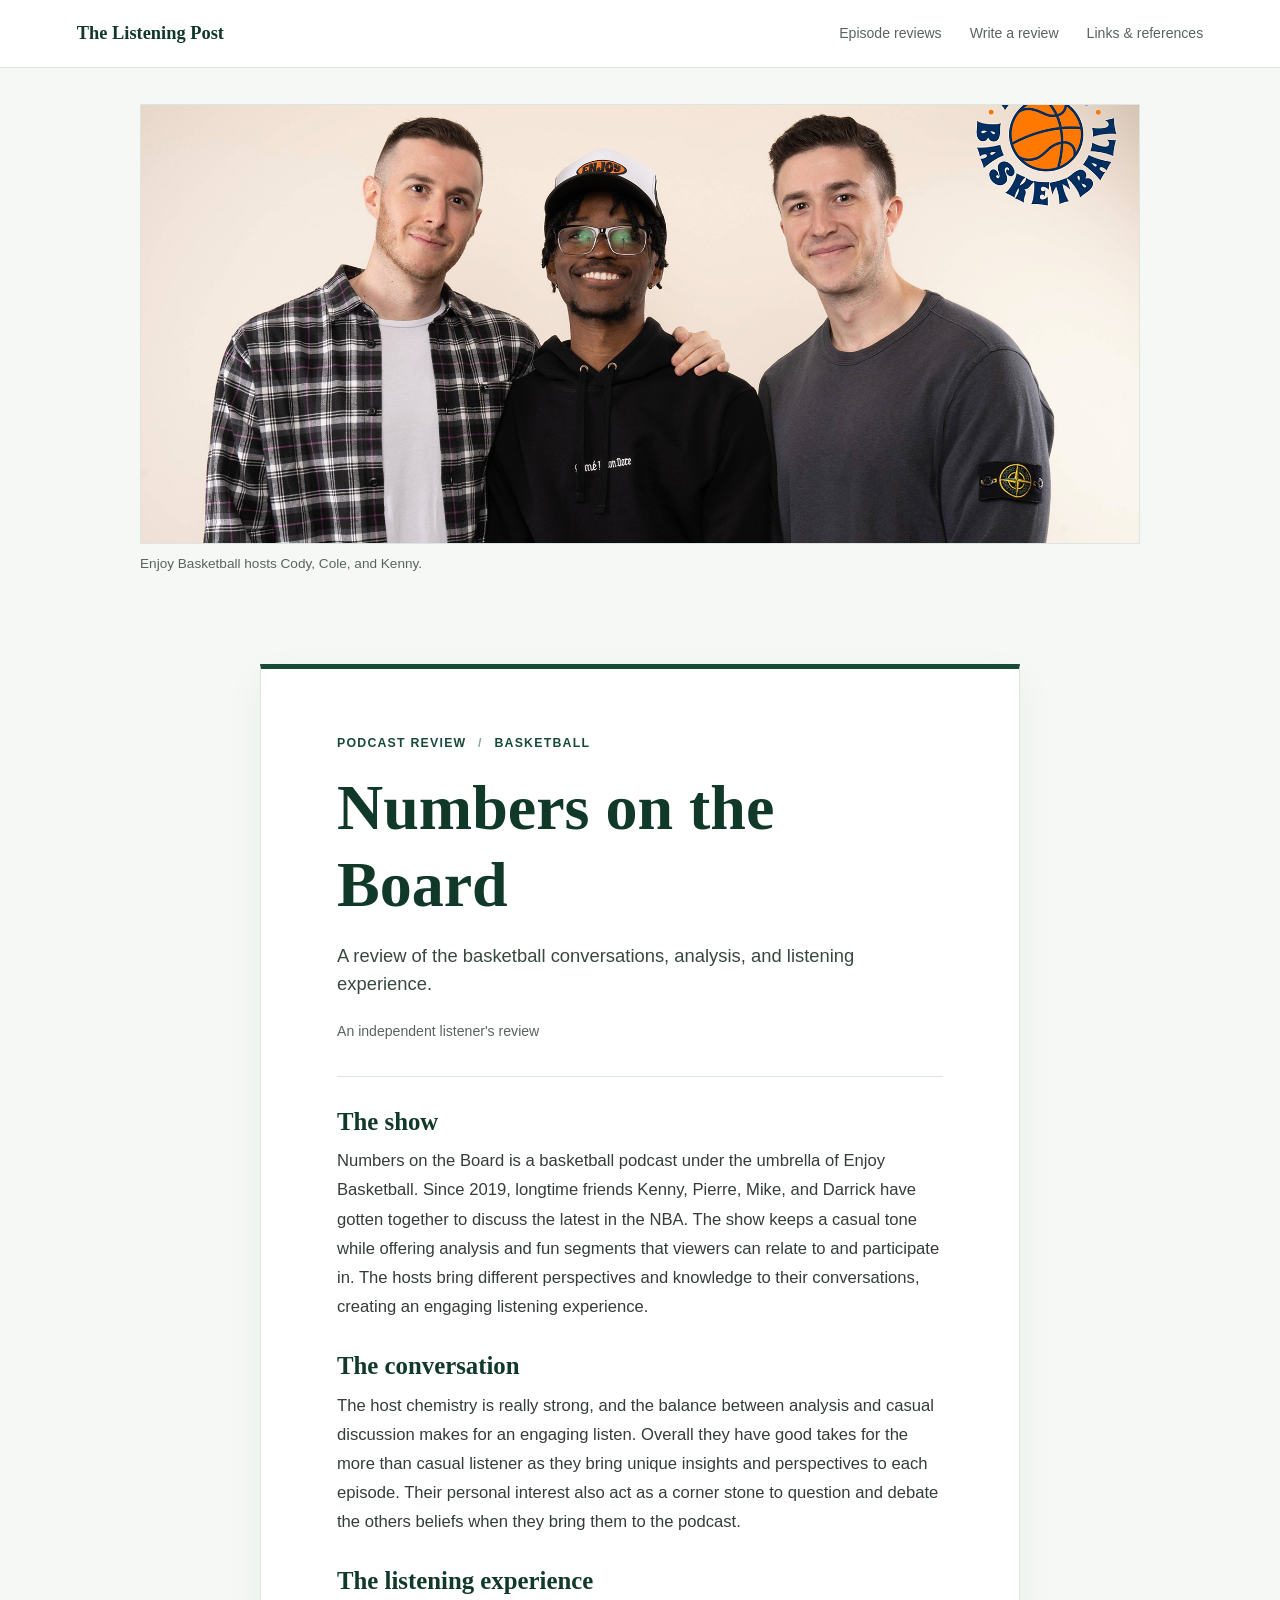
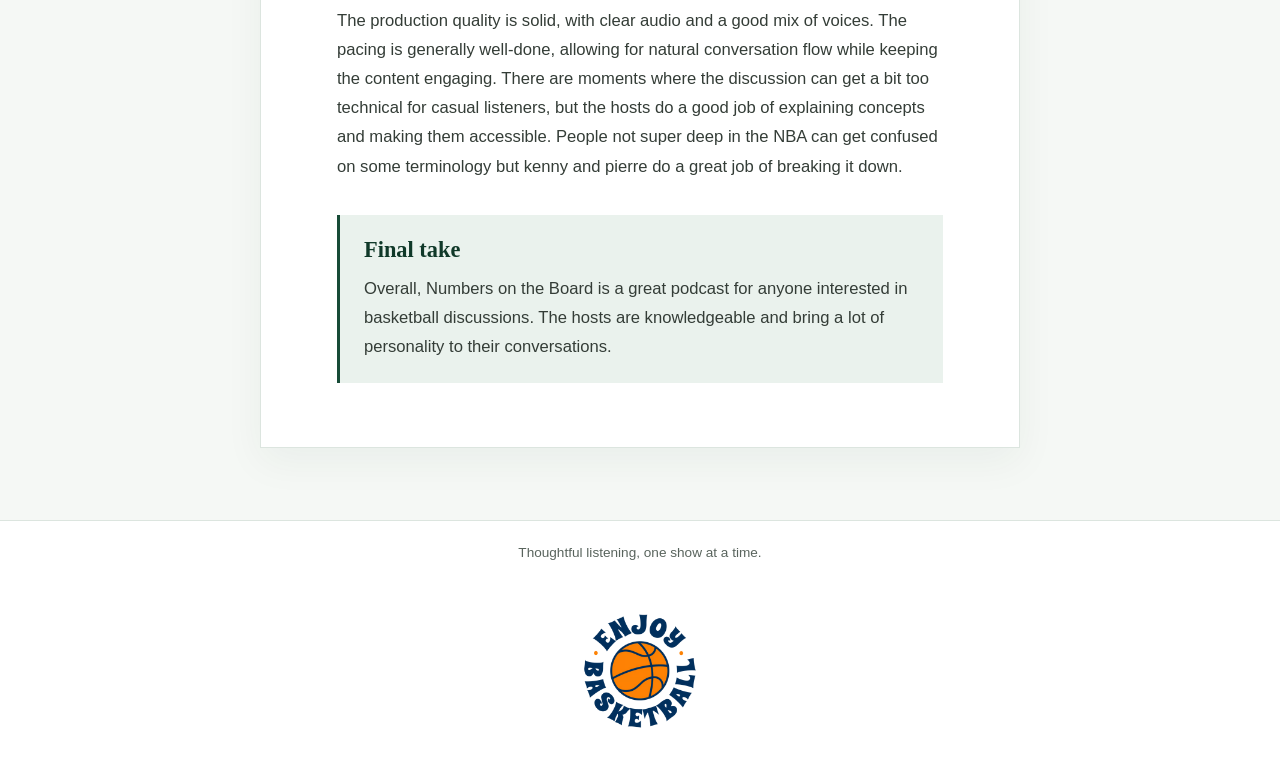
<file: index.html>
<!doctype html>
<html lang="en">
<head>
	<meta charset="utf-8">
	<meta name="viewport" content="width=device-width, initial-scale=1">
	<meta name="theme-color" content="#174b37">
	<title>Numbers on the Board | Podcast Review</title>
	<link rel="stylesheet" href="css/style.css">
</head>
<body>
	<header class="site-header">
		<a class="site-name" href="#top">The Listening Post</a>
		<nav class="site-nav" aria-label="Main navigation">
			<a class="site-section" href="podcastreviews.html">Episode reviews</a>
			<a class="site-section" href="yourown.html">Write a review</a>
			<a class="site-section" href="otherpages.html">Links &amp; references</a>
		</nav>
	</header>

	<main id="top">
		<figure class="show-feature">
			<img src="images/enjoy-basketball-cody-cole-kenny.jpg" alt="Three members of the Enjoy Basketball team standing together.">
			<figcaption>Enjoy Basketball hosts Cody, Cole, and Kenny.</figcaption>
		</figure>
		<article class="review">
			<header class="review-header">
				<p class="eyebrow">Podcast review <span aria-hidden="true">/</span> Basketball</p>
				<h1>Numbers on the Board</h1>
				<p class="dek">A review of the basketball conversations, analysis, and listening experience.</p>
				<p class="review-meta">An independent listener's review</p>
			</header>

			<div class="review-body">
				<section aria-labelledby="overview-heading">
					<h2 id="overview-heading">The show</h2>
					<p>Numbers on the Board is a basketball podcast under the umbrella of Enjoy Basketball. Since 2019, longtime friends Kenny, Pierre, Mike, and Darrick have gotten together to discuss the latest in the NBA. The show keeps a casual tone while offering analysis and fun segments that viewers can relate to and participate in. The hosts bring different perspectives and knowledge to their conversations, creating an engaging listening experience.</p>
				</section>

				<section aria-labelledby="conversation-heading">
					<h2 id="conversation-heading">The conversation</h2>
					<p>The host chemistry is really strong, and the balance between analysis and casual discussion makes for an engaging listen. Overall they have good takes for the more than casual listener as they bring unique insights and perspectives to each episode. Their personal interest also act as a corner stone to question and debate the others beliefs when they bring them to the podcast.</p>
				</section>

				<section aria-labelledby="listening-heading">
					<h2 id="listening-heading">The listening experience</h2>
					<p>The production quality is solid, with clear audio and a good mix of voices. The pacing is generally well-done, allowing for natural conversation flow while keeping the content engaging. There are moments where the discussion can get a bit too technical for casual listeners, but the hosts do a good job of explaining concepts and making them accessible. People not super deep in the NBA can get confused on some terminology but kenny and pierre do a great job of breaking it down.</p>
				</section>

				<section class="verdict" aria-labelledby="verdict-heading">
					<h2 id="verdict-heading">Final take</h2>
					<p>Overall, Numbers on the Board is a great podcast for anyone interested in basketball discussions. The hosts are knowledgeable and bring a lot of personality to their conversations.</p>
				</section>
			</div>
		</article>
	</main>

	<footer class="site-footer">
		<p>Thoughtful listening, one show at a time.</p>
		<img class="footer-art" src="images/EB_ASSET1.avif" alt="Enjoy Basketball artwork">
	</footer>
</body>
</html>
</file>
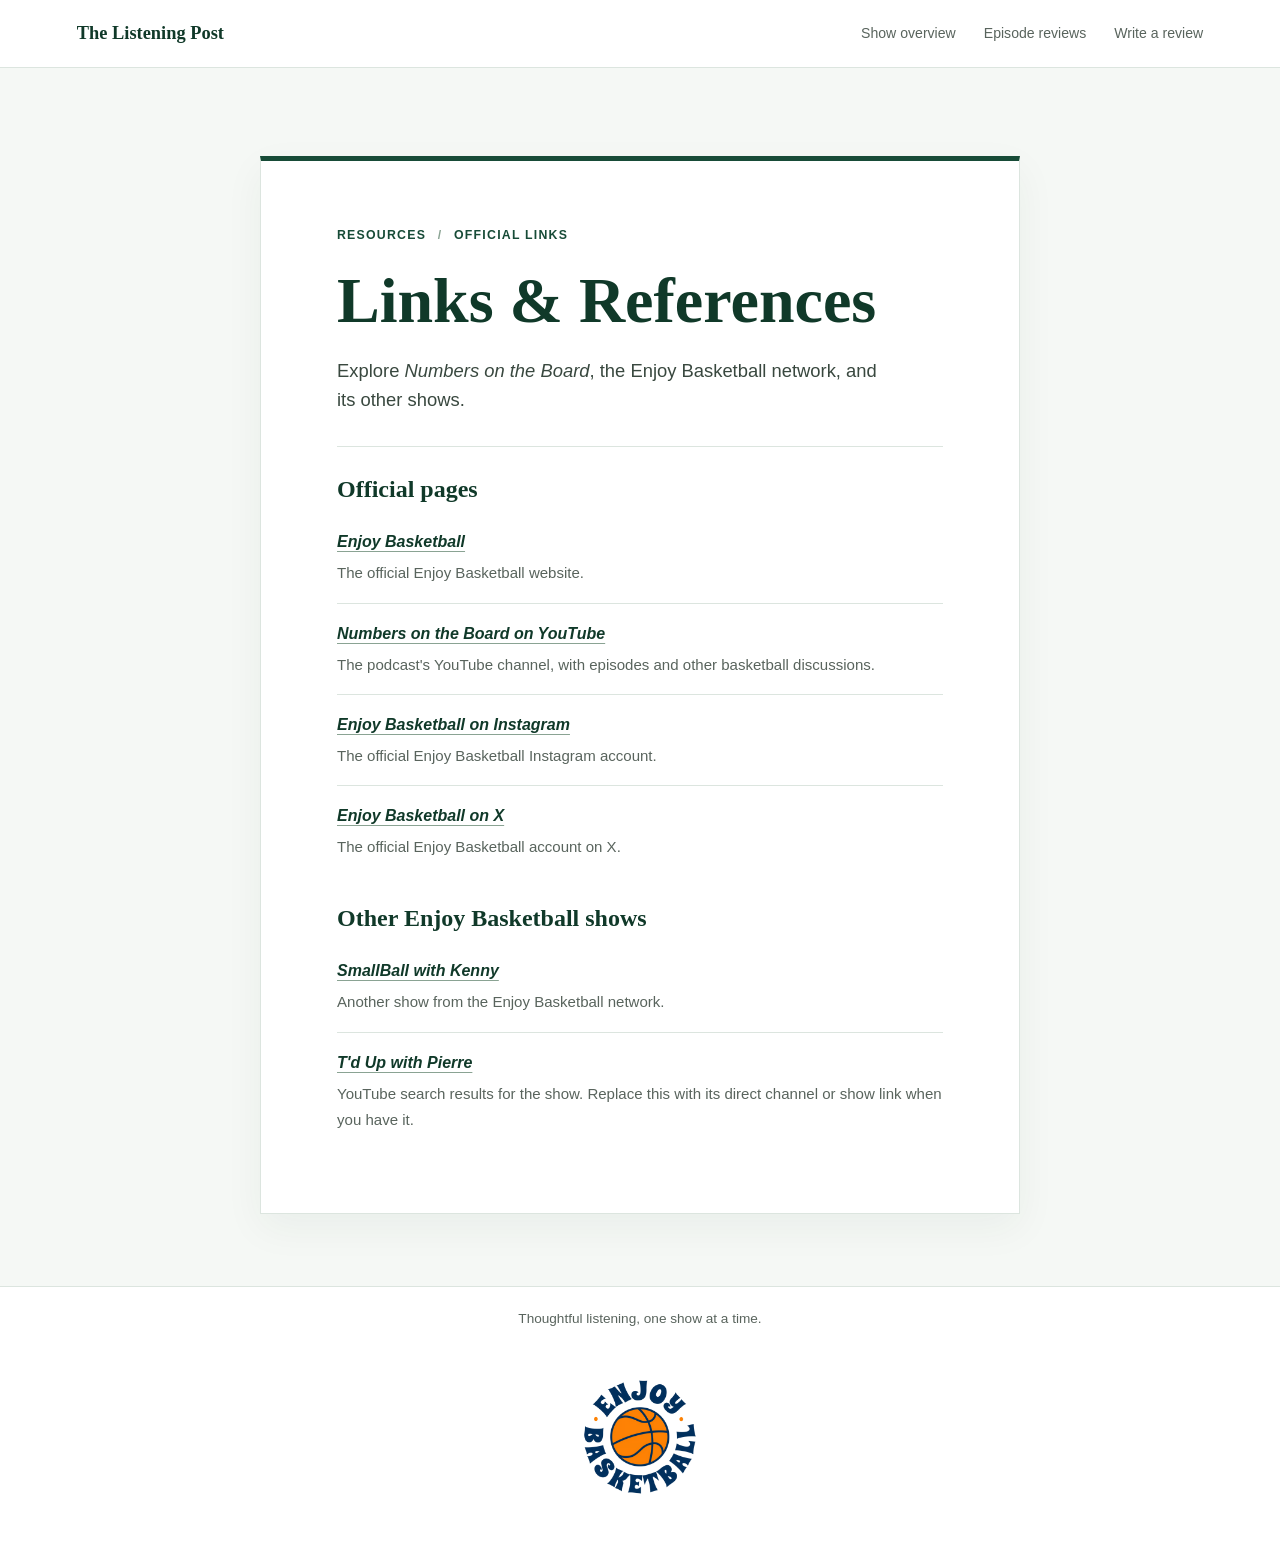
<file: otherpages.html>
<!doctype html>
<html lang="en">
<head>
	<meta charset="utf-8">
	<meta name="viewport" content="width=device-width, initial-scale=1">
	<meta name="theme-color" content="#174b37">
	<title>Links &amp; References | Numbers on the Board</title>
	<link rel="stylesheet" href="css/style.css">
</head>
<body>
	<header class="site-header">
		<a class="site-name" href="index.html">The Listening Post</a>
		<nav class="site-nav" aria-label="Main navigation">
			<a class="site-section" href="index.html">Show overview</a>
			<a class="site-section" href="podcastreviews.html">Episode reviews</a>
			<a class="site-section" href="yourown.html">Write a review</a>
		</nav>
	</header>

	<main class="reference-page">
		<header class="review-header">
			<p class="eyebrow">Resources <span aria-hidden="true">/</span> Official links</p>
			<h1>Links &amp; References</h1>
			<p class="dek">Explore <i>Numbers on the Board</i>, the Enjoy Basketball network, and its other shows.</p>
		</header>

		<section class="reference-section" aria-labelledby="official-heading">
			<h2 id="official-heading">Official pages</h2>
			<ul class="reference-list">
				<li>
					<i><a href="https://enjoybball.com/" target="_blank" rel="noopener noreferrer">Enjoy Basketball</a></i>
					<p>The official Enjoy Basketball website.</p>
				</li>
				<li>
					<i><a href="https://www.youtube.com/@numbersontheboard" target="_blank" rel="noopener noreferrer">Numbers on the Board on YouTube</a></i>
					<p>The podcast's YouTube channel, with episodes and other basketball discussions.</p>
				</li>
				<li>
					<i><a href="https://www.instagram.com/enjoybball/?hl=en" target="_blank" rel="noopener noreferrer">Enjoy Basketball on Instagram</a></i>
					<p>The official Enjoy Basketball Instagram account.</p>
				</li>
				<li>
					<i><a href="https://x.com/EnjoyBBall?lang=en" target="_blank" rel="noopener noreferrer">Enjoy Basketball on X</a></i>
					<p>The official Enjoy Basketball account on X.</p>
				</li>
			</ul>
		</section>

		<section class="reference-section" aria-labelledby="shows-heading">
			<h2 id="shows-heading">Other Enjoy Basketball shows</h2>
			<ul class="reference-list">
				<li>
					<i><a href="https://www.youtube.com/@SmallBallPod" target="_blank" rel="noopener noreferrer">SmallBall with Kenny</a></i>
					<p>Another show from the Enjoy Basketball network.</p>
				</li>
				<li>
					<i><a href="https://www.youtube.com/results?search_query=T%27d+Up+with+Pierre" target="_blank" rel="noopener noreferrer">T'd Up with Pierre</a></i>
					<p>YouTube search results for the show. Replace this with its direct channel or show link when you have it.</p>
				</li>
			</ul>
		</section>
	</main>

	<footer class="site-footer">
		<p>Thoughtful listening, one show at a time.</p>
		<img class="footer-art" src="images/EB_ASSET1.avif" alt="Enjoy Basketball artwork">
	</footer>
</body>
</html>
</file>
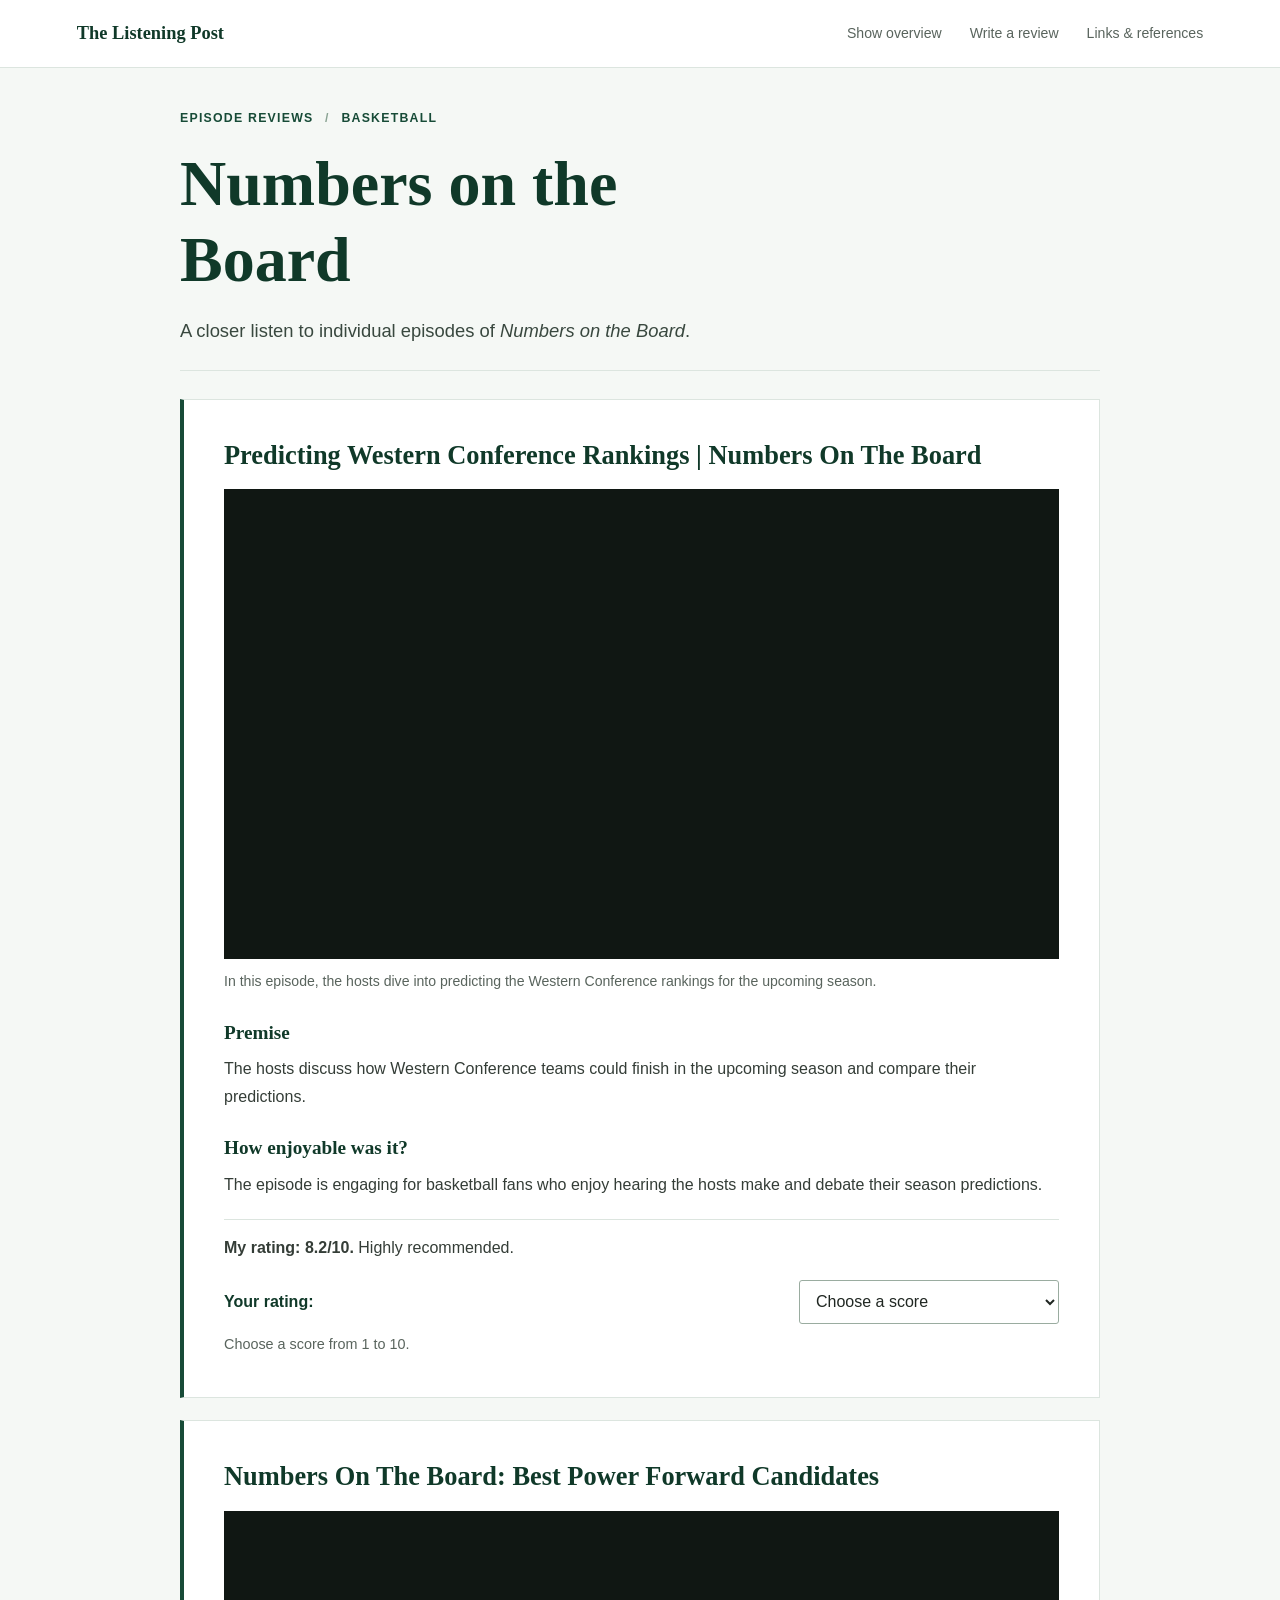
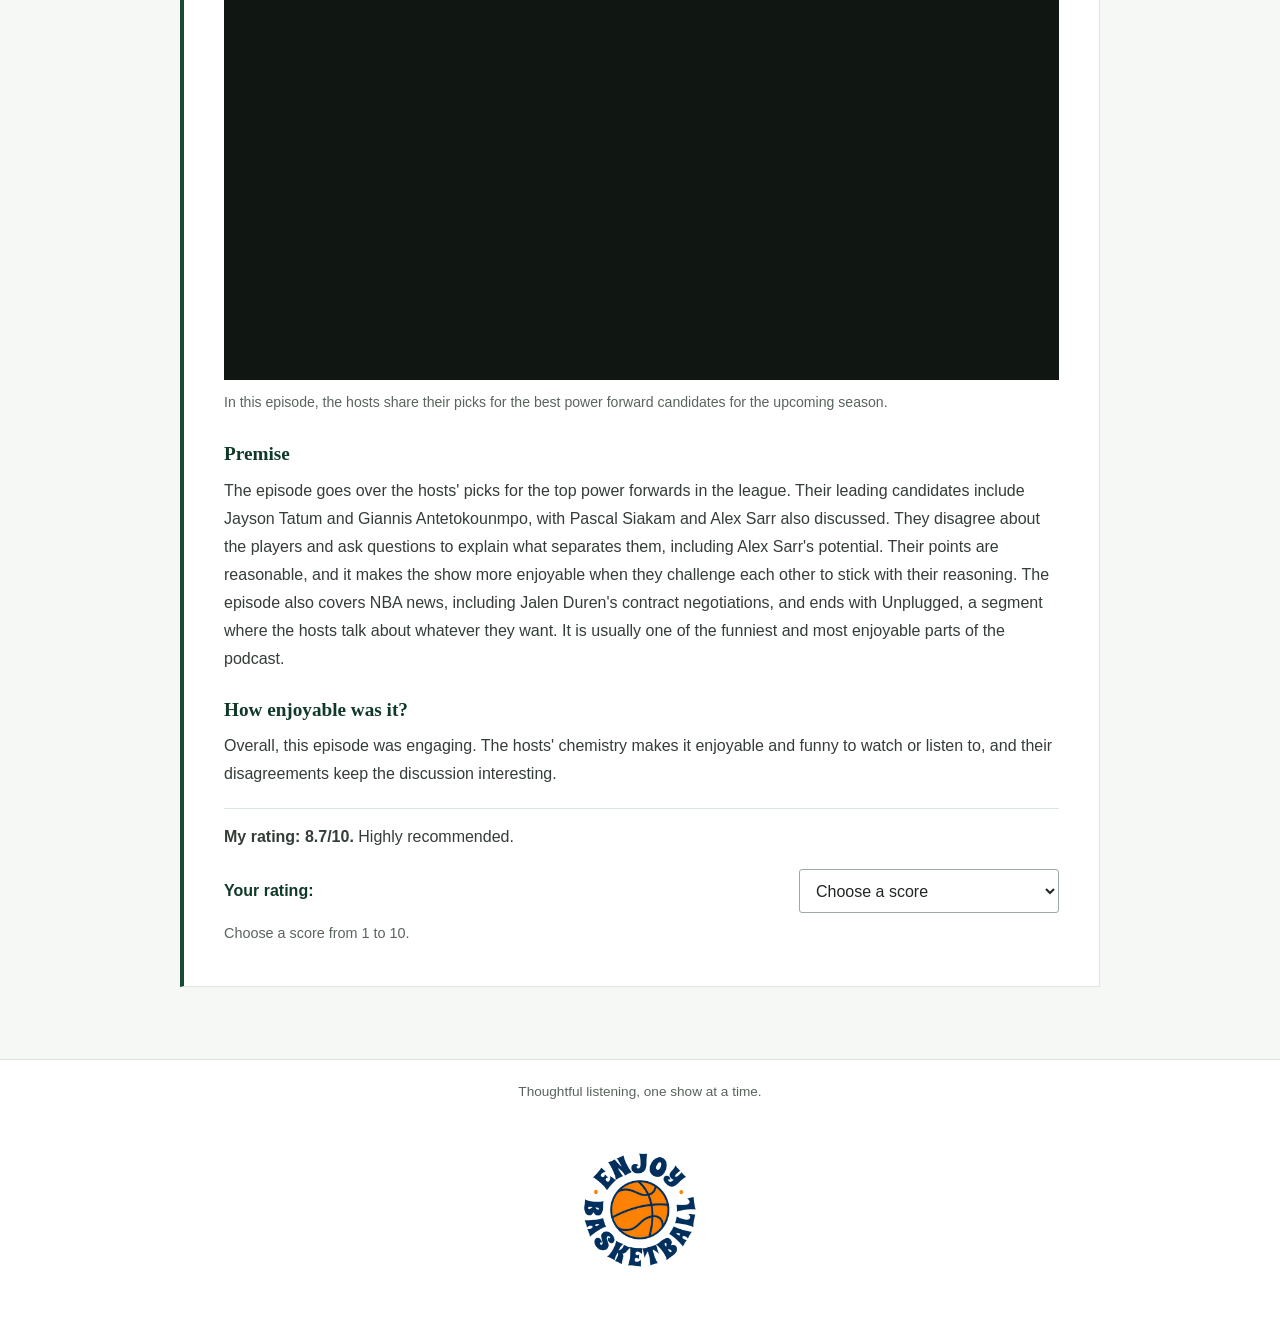
<file: podcastreviews.html>
<!doctype html>
<html lang="en">
<head>
	<meta charset="utf-8">
	<meta name="viewport" content="width=device-width, initial-scale=1">
	<meta name="theme-color" content="#174b37">
	<title>Episode Reviews | Numbers on the Board</title>
	<link rel="stylesheet" href="css/style.css">
</head>
<body>
	<header class="site-header">
		<a class="site-name" href="index.html">The Listening Post</a>
		<nav class="site-nav" aria-label="Main navigation">
			<a class="site-section" href="index.html">Show overview</a>
			<a class="site-section" href="yourown.html">Write a review</a>
			<a class="site-section" href="otherpages.html">Links &amp; references</a>
		</nav>
	</header>

	<main class="episode-list">
		<header class="review-header">
			<p class="eyebrow">Episode reviews <span aria-hidden="true">/</span> Basketball</p>
			<h1>Numbers on the Board</h1>
			<p class="dek">A closer listen to individual episodes of <i>Numbers on the Board</i>.</p>
		</header>

		<article class="episode">
			<h2>Predicting Western Conference Rankings | Numbers On The Board</h2>
			<iframe src="https://www.youtube.com/embed/58TzG9W9O7Q" title="Predicting Western Conference Rankings | Numbers On The Board" loading="lazy" allow="accelerometer; clipboard-write; encrypted-media; gyroscope; picture-in-picture; web-share" referrerpolicy="strict-origin-when-cross-origin" allowfullscreen></iframe>
			<p class="video-note">In this episode, the hosts dive into predicting the Western Conference rankings for the upcoming season.</p>
			<div class="episode-copy">
				<section aria-labelledby="episode-one-premise">
					<h3 id="episode-one-premise">Premise</h3>
					<p>The hosts discuss how Western Conference teams could finish in the upcoming season and compare their predictions.</p>
				</section>
				<section aria-labelledby="episode-one-enjoyment">
					<h3 id="episode-one-enjoyment">How enjoyable was it?</h3>
					<p>The episode is engaging for basketball fans who enjoy hearing the hosts make and debate their season predictions.</p>
				</section>
				<p class="episode-rating"><strong>My rating: 8.2/10.</strong> Highly recommended.</p>
				<div class="rating-control">
					<label for="episode-one-rating">Your rating:</label>
					<select id="episode-one-rating" class="rating-select" data-rating-output="episode-one-rating-output">
						<option value="">Choose a score</option>
						<option value="1">1 - Not enjoyable</option>
						<option value="2">2</option>
						<option value="3">3</option>
						<option value="4">4</option>
						<option value="5">5 - Average</option>
						<option value="6">6</option>
						<option value="7">7</option>
						<option value="8">8</option>
						<option value="9">9</option>
						<option value="10">10 - Excellent</option>
					</select>
					<output id="episode-one-rating-output" class="rating-feedback" aria-live="polite">Choose a score from 1 to 10.</output>
				</div>
			</div>
		</article>

		<article class="episode">
			<h2>Numbers On The Board: Best Power Forward Candidates</h2>
			<iframe src="https://www.youtube.com/embed/lj0ML8rAQ44" title="Numbers On The Board: Best Power Forward Candidates" loading="lazy" allow="accelerometer; clipboard-write; encrypted-media; gyroscope; picture-in-picture; web-share" referrerpolicy="strict-origin-when-cross-origin" allowfullscreen></iframe>
			<p class="video-note">In this episode, the hosts share their picks for the best power forward candidates for the upcoming season.</p>
			<div class="episode-copy">
				<section aria-labelledby="episode-two-premise">
					<h3 id="episode-two-premise">Premise</h3>
					<p>The episode goes over the hosts' picks for the top power forwards in the league. Their leading candidates include Jayson Tatum and Giannis Antetokounmpo, with Pascal Siakam and Alex Sarr also discussed. They disagree about the players and ask questions to explain what separates them, including Alex Sarr's potential. Their points are reasonable, and it makes the show more enjoyable when they challenge each other to stick with their reasoning. The episode also covers NBA news, including Jalen Duren's contract negotiations, and ends with Unplugged, a segment where the hosts talk about whatever they want. It is usually one of the funniest and most enjoyable parts of the podcast.</p>
				</section>
				<section aria-labelledby="episode-two-enjoyment">
					<h3 id="episode-two-enjoyment">How enjoyable was it?</h3>
					<p>Overall, this episode was engaging. The hosts' chemistry makes it enjoyable and funny to watch or listen to, and their disagreements keep the discussion interesting.</p>
				</section>
				<p class="episode-rating"><strong>My rating: 8.7/10.</strong> Highly recommended.</p>
				<div class="rating-control">
					<label for="episode-two-rating">Your rating:</label>
					<select id="episode-two-rating" class="rating-select" data-rating-output="episode-two-rating-output">
						<option value="">Choose a score</option>
						<option value="1">1 - Not enjoyable</option>
						<option value="2">2</option>
						<option value="3">3</option>
						<option value="4">4</option>
						<option value="5">5 - Average</option>
						<option value="6">6</option>
						<option value="7">7</option>
						<option value="8">8</option>
						<option value="9">9</option>
						<option value="10">10 - Excellent</option>
					</select>
					<output id="episode-two-rating-output" class="rating-feedback" aria-live="polite">Choose a score from 1 to 10.</output>
				</div>
			</div>
		</article>
	</main>

	<footer class="site-footer">
		<p>Thoughtful listening, one show at a time.</p>
		<img class="footer-art" src="images/EB_ASSET1.avif" alt="Enjoy Basketball artwork">
	</footer>

	<script>
		document.querySelectorAll(".rating-select").forEach((select) => {
			select.addEventListener("change", () => {
				const output = document.getElementById(select.dataset.ratingOutput);
				output.textContent = select.value
					? `Your rating: ${select.value} out of 10.`
					: "Choose a score from 1 to 10.";
			});
		});
	</script>
</body>
</html>
</file>
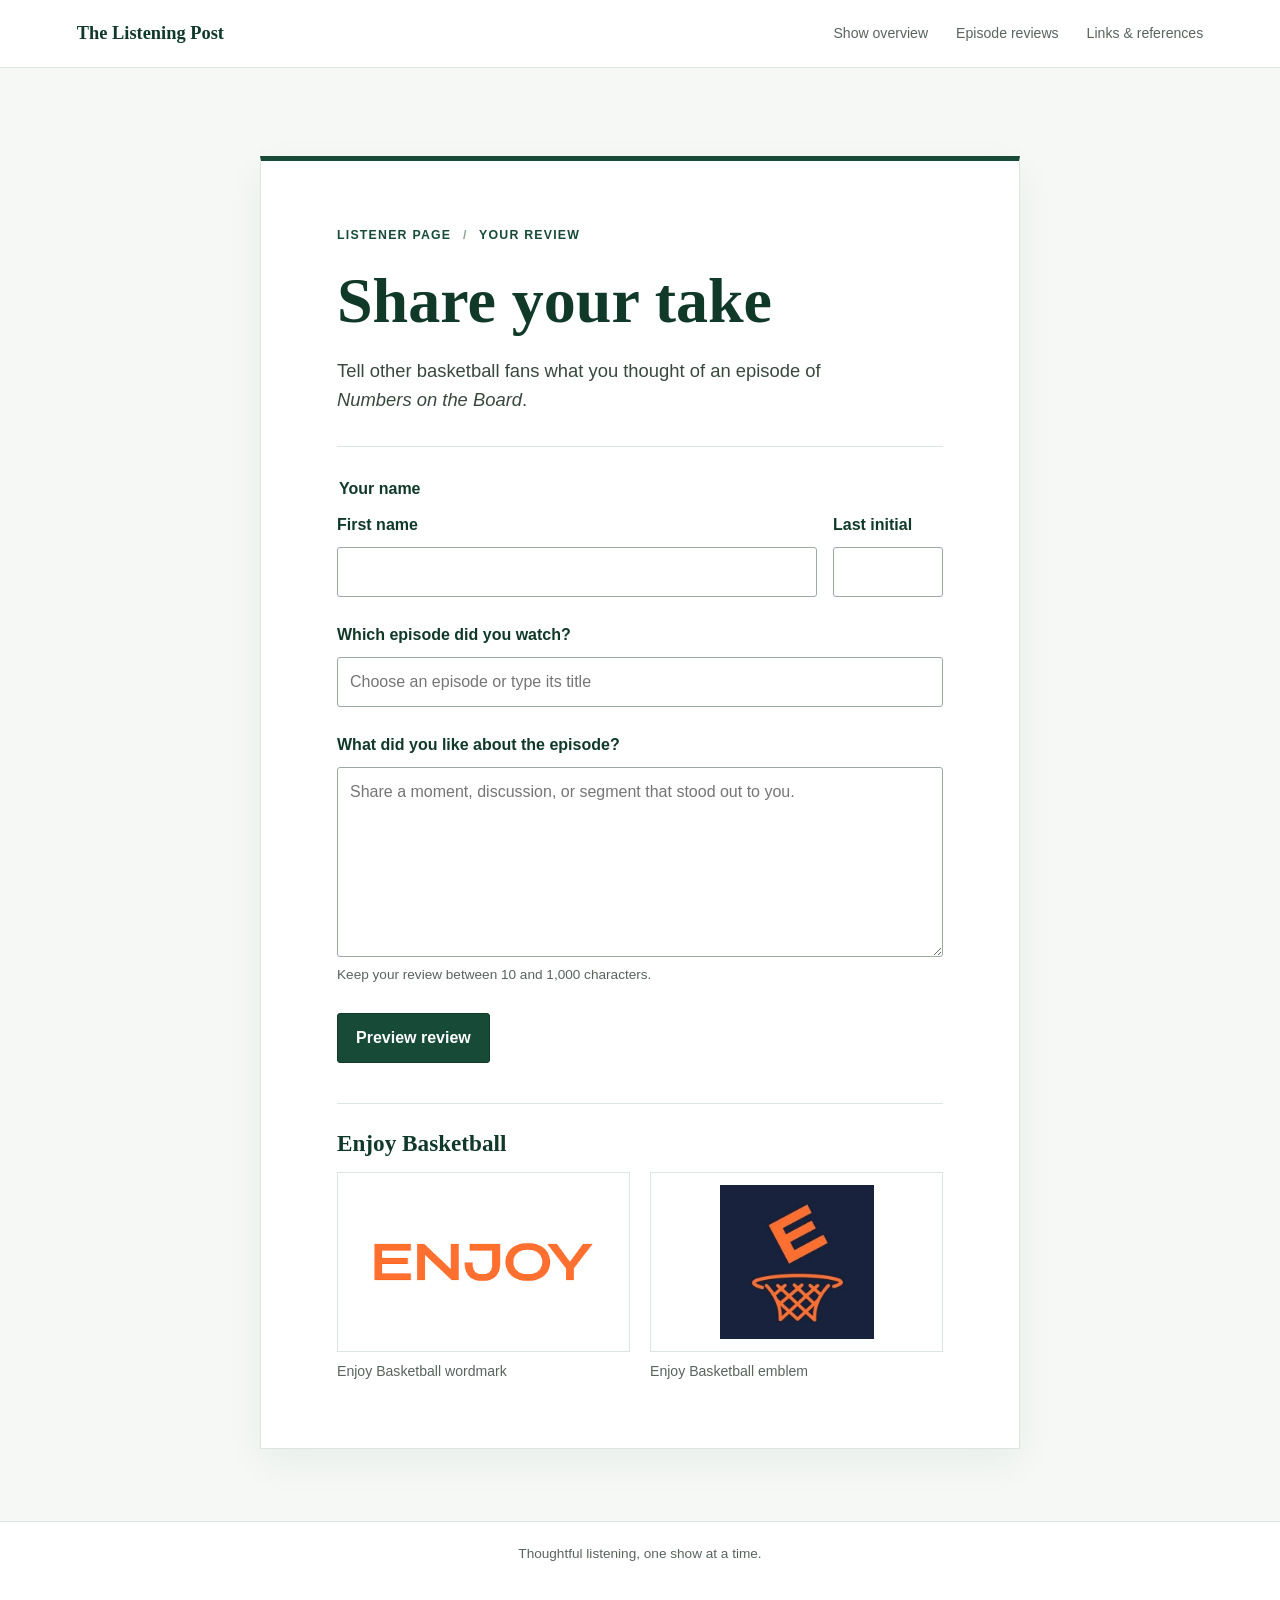
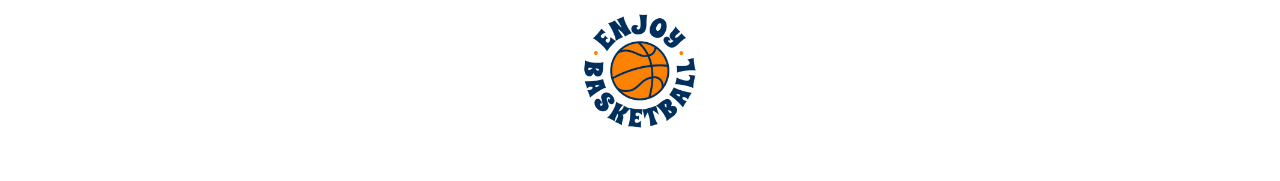
<file: yourown.html>
<!doctype html>
<html lang="en">
<head>
	<meta charset="utf-8">
	<meta name="viewport" content="width=device-width, initial-scale=1">
	<meta name="theme-color" content="#174b37">
	<title>Write a Review | Numbers on the Board</title>
	<link rel="stylesheet" href="css/style.css" integrity="sha384-hwVwyntsYXtIF/uIdVylHr0Uq+WdZ1sYUJxPnQe6RwqaVLoI9T3AuCg2c8Tq6G8W" crossorigin="anonymous">
</head>
<body>
	<header class="site-header">
		<a class="site-name" href="index.html">The Listening Post</a>
		<nav class="site-nav" aria-label="Main navigation">
			<a class="site-section" href="index.html">Show overview</a>
			<a class="site-section" href="podcastreviews.html">Episode reviews</a>
			<a class="site-section" href="otherpages.html">Links &amp; references</a>
		</nav>
	</header>

	<main class="review-form-page">
		<header class="review-header">
			<p class="eyebrow">Listener page <span aria-hidden="true">/</span> Your review</p>
			<h1>Share your take</h1>
			<p class="dek">Tell other basketball fans what you thought of an episode of <i>Numbers on the Board</i>.</p>
		</header>

		<form class="listener-form" id="listener-review-form" autocomplete="on">
			<fieldset class="form-section">
				<legend>Your name</legend>
				<div class="name-fields">
					<div class="form-field">
						<label for="first-name">First name</label>
						<input id="first-name" name="firstName" type="text" autocomplete="given-name" maxlength="40" required>
					</div>
					<div class="form-field initial-field">
						<label for="last-initial">Last initial</label>
						<input id="last-initial" name="lastInitial" type="text" autocomplete="family-name" maxlength="1" pattern="[A-Za-z]" title="Enter one letter." required>
					</div>
				</div>
			</fieldset>

			<div class="form-field form-section">
				<label for="episode-title">Which episode did you watch?</label>
				<input id="episode-title" name="episodeTitle" type="text" list="episode-options" autocomplete="off" placeholder="Choose an episode or type its title" required>
				<datalist id="episode-options">
					<option value="Predicting Western Conference Rankings"></option>
					<option value="Best Power Forward Candidates"></option>
				</datalist>
			</div>

			<div class="form-field form-section">
				<label for="review-description">What did you like about the episode?</label>
				<textarea id="review-description" name="description" rows="6" minlength="10" maxlength="1000" placeholder="Share a moment, discussion, or segment that stood out to you." required></textarea>
				<p class="field-hint">Keep your review between 10 and 1,000 characters.</p>
			</div>

			<button class="submit-review" type="submit">Preview review</button>
		</form>

		<section class="review-preview" id="review-preview" aria-labelledby="preview-heading" aria-live="polite" hidden>
			<p class="eyebrow">Your submission preview</p>
			<h2 id="preview-heading">Listener review</h2>
			<p class="preview-byline" id="preview-byline"></p>
			<p class="preview-episode" id="preview-episode"></p>
			<p class="preview-description" id="preview-description"></p>
		</section>

		<section class="form-brand-gallery" aria-labelledby="brand-gallery-heading">
			<h2 id="brand-gallery-heading">Enjoy Basketball</h2>
			<div class="brand-image-grid">
				<figure>
					<img src="images/Enjoy image.png" alt="Enjoy Basketball wordmark in orange lettering.">
					<figcaption>Enjoy Basketball wordmark</figcaption>
				</figure>
				<figure>
					<img src="images/Enjoyimage2.jpeg" alt="Orange basketball hoop emblem on a navy background.">
					<figcaption>Enjoy Basketball emblem</figcaption>
				</figure>
			</div>
		</section>
	</main>

	<footer class="site-footer">
		<p>Thoughtful listening, one show at a time.</p>
		<img class="footer-art" src="images/EB_ASSET1.avif" alt="Enjoy Basketball artwork">
	</footer>

	<script>
		const reviewForm = document.getElementById("listener-review-form");
		const reviewPreview = document.getElementById("review-preview");

		reviewForm.addEventListener("submit", (event) => {
			event.preventDefault();
			if (!reviewForm.reportValidity()) return;

			const formValues = new FormData(reviewForm);
			document.getElementById("preview-byline").textContent =
				`By ${formValues.get("firstName")} ${formValues.get("lastInitial")}.`;
			document.getElementById("preview-episode").textContent =
				`Episode: ${formValues.get("episodeTitle")}`;
			document.getElementById("preview-description").textContent =
				formValues.get("description");
			reviewPreview.hidden = false;
			reviewPreview.scrollIntoView({ behavior: "smooth", block: "nearest" });
		});
	</script>
</body>
</html>
<!-- in this script i implemented it for previewing listener reviews its not fully fleshed out as i wanted this as an example page for an actual post of having people who visit the site review-->
</file>
<file: css/style.css>
:root {
	color-scheme: light;
	--green: #174b37;
	--green-deep: #103929;
	--green-soft: #eaf2ed;
	--ink: #202722;
	--muted: #59645d;
	--line: #dce5df;
	--paper: #ffffff;
	--page: #f5f8f5;
	font-family: "Avenir Next", Avenir, "Segoe UI", sans-serif;
	font-synthesis: none;
	text-rendering: optimizeLegibility;
}
/* Main colors use muted tones for comfortable reading. */
* {
	box-sizing: border-box;
}

html {
	scroll-behavior: smooth;
}

body {
	min-width: 320px;
	margin: 0;
	background: var(--page);
	color: var(--ink);
	font-size: 1rem;
	line-height: 1.75;
}

.site-header {
	display: flex;
	align-items: center;
	justify-content: space-between;
	min-height: 68px;
	padding: 0 clamp(20px, 6vw, 88px);
	border-bottom: 1px solid var(--line);
	background: var(--paper);
}

.site-name {
	color: var(--green-deep);
	font-family: Georgia, "Times New Roman", serif;
	font-size: 1.15rem;
	font-weight: 700;
	text-decoration: none;
}

.site-section {
	color: var(--muted);
	font-size: 0.88rem;
	text-decoration: none;
}

.site-nav {
	display: flex;
	align-items: center;
	gap: clamp(12px, 3vw, 28px);
}

.site-section:hover {
	color: var(--green);
}

.review {
	width: min(100% - 40px, 760px);
	margin: clamp(40px, 8vw, 88px) auto 72px;
	padding: clamp(28px, 6vw, 64px) clamp(24px, 7vw, 76px);
	border: 1px solid var(--line);
	border-top: 5px solid var(--green);
	background: var(--paper);
	box-shadow: 0 14px 38px rgb(16 57 41 / 5%);
}

.show-feature {
	width: min(100% - 40px, 1000px);
	margin: 36px auto 0;
}

.show-feature img {
	display: block;
	width: 100%;
	max-height: 440px;
	border: 1px solid var(--line);
	object-fit: cover;
	object-position: center 42%;
}

.show-feature figcaption {
	margin-top: 8px;
	color: var(--muted);
	font-size: 0.85rem;
}

.review-header {
	padding-bottom: 32px;
	border-bottom: 1px solid var(--line);
}

.eyebrow {
	margin: 0 0 16px;
	color: var(--green);
	font-size: 0.77rem;
	font-weight: 700;
	letter-spacing: 0.1em;
	text-transform: uppercase;
}

.eyebrow span {
	padding: 0 7px;
	color: #8aa393;
}

h1,
h2 {
	color: var(--green-deep);
	font-family: Georgia, "Times New Roman", serif;
	font-weight: 600;
	line-height: 1.2;
}

h1 {
	max-width: 600px;
	margin: 0;
	font-size: clamp(2.35rem, 7vw, 4rem);
}

.dek {
	max-width: 560px;
	margin: 18px 0 0;
	color: #39483f;
	font-size: 1.15rem;
	line-height: 1.55;
}

.review-meta {
	margin: 20px 0 0;
	color: var(--muted);
	font-size: 0.88rem;
}

.review-body section {
	padding-top: 30px;
}

.review-body h2 {
	margin: 0 0 10px;
	font-size: 1.55rem;
}

.review-body p {
	margin: 0;
	color: #343d37;
	font-size: 1.04rem;
}

.verdict {
	margin-top: 34px;
	padding: 22px 24px !important;
	border-left: 3px solid var(--green);
	background: var(--green-soft);
}

.verdict h2 {
	font-size: 1.4rem;
}

.episode-list {
	width: min(100% - 40px, 920px);
	margin: 40px auto 72px;
}

.episode-list > .review-header {
	margin-bottom: 28px;
	padding: 0 0 24px;
	border-color: var(--line);
}

.episode {
	margin-top: 22px;
	padding: clamp(22px, 5vw, 40px);
	border: 1px solid var(--line);
	border-left: 4px solid var(--green);
	background: var(--paper);
}

.episode h2 {
	margin: 0 0 18px;
	font-size: 1.65rem;
}
/* this is where the episode and iframe are styled to be responsive and fit the page */
.episode video,
.episode iframe {
	display: block;
	width: 100%;
	max-height: 520px;
	aspect-ratio: 16 / 9;
	border: 0;
	background: #101713;
}

.video-note {
	margin: 10px 0 0;
	color: var(--muted);
	font-size: 0.88rem;
}

.episode-copy {
	padding-top: 22px;
}

.episode-copy section + section {
	margin-top: 20px;
}

.episode-copy h3 {
	margin: 0 0 6px;
	color: var(--green-deep);
	font-family: Georgia, "Times New Roman", serif;
	font-size: 1.2rem;
}

.episode-copy p {
	margin: 0;
	color: #343d37;
}

.episode-rating {
	margin-top: 20px !important;
	padding-top: 14px;
	border-top: 1px solid var(--line);
}

.reference-page {
	width: min(100% - 40px, 760px);
	margin: clamp(40px, 8vw, 88px) auto 72px;
	padding: clamp(28px, 6vw, 64px) clamp(24px, 7vw, 76px);
	border: 1px solid var(--line);
	border-top: 5px solid var(--green);
	background: var(--paper);
	box-shadow: 0 14px 38px rgb(16 57 41 / 5%);
}

.reference-section {
	padding-top: 28px;
}

.reference-section h2 {
	margin: 0 0 8px;
	font-size: 1.5rem;
}

.reference-intro {
	margin: 0;
	color: #39483f;
}

.reference-list {
	margin: 0;
	padding: 0;
	list-style: none;
}

.reference-list li {
	padding: 16px 0;
	border-bottom: 1px solid var(--line);
}

.reference-list li:last-child {
	border-bottom: 0;
}

.reference-list a {
	color: var(--green-deep);
	font-weight: 700;
	text-decoration-color: #8aa393;
	text-decoration-thickness: 1px;
	text-underline-offset: 4px;
}

.reference-list a:hover {
	color: #26714e;
}

.reference-list p {
	margin: 4px 0 0;
	color: var(--muted);
	font-size: 0.94rem;
}

.review-form-page {
	width: min(100% - 40px, 760px);
	margin: clamp(40px, 8vw, 88px) auto 72px;
	padding: clamp(28px, 6vw, 64px) clamp(24px, 7vw, 76px);
	border: 1px solid var(--line);
	border-top: 5px solid var(--green);
	background: var(--paper);
	box-shadow: 0 14px 38px rgb(16 57 41 / 5%);
}

.listener-form {
	margin-top: 28px;
}

.form-section {
	margin: 0;
	padding: 0;
	border: 0;
}

.form-section + .form-section,
.listener-form > .form-section + .form-section,
.listener-form > .form-field + .form-section {
	margin-top: 24px;
}

.form-section legend,
.form-field label {
	display: block;
	margin-bottom: 8px;
	color: var(--green-deep);
	font-weight: 700;
}

.name-fields {
	display: grid;
	grid-template-columns: minmax(0, 1fr) 110px;
	gap: 16px;
}

.form-field input,
.form-field textarea {
	display: block;
	width: 100%;
	min-height: 46px;
	padding: 10px 12px;
	border: 1px solid #9aaca0;
	border-radius: 3px;
	background: var(--paper);
	color: var(--ink);
	font: inherit;
}

.form-field textarea {
	min-height: 150px;
	resize: vertical;
}

.form-field input:focus-visible,
.form-field textarea:focus-visible {
	outline: 3px solid #78a88c;
	outline-offset: 2px;
}

.field-hint {
	margin: 6px 0 0;
	color: var(--muted);
	font-size: 0.85rem;
}

.submit-review {
	min-height: 46px;
	margin-top: 26px;
	padding: 10px 18px;
	border: 1px solid var(--green-deep);
	border-radius: 3px;
	background: var(--green);
	color: var(--paper);
	font: inherit;
	font-weight: 700;
	cursor: pointer;
}

.submit-review:hover {
	background: var(--green-deep);
}

.submit-review:focus-visible {
	outline: 3px solid #78a88c;
	outline-offset: 3px;
}

.review-preview {
	margin-top: 32px;
	padding: 24px;
	border-left: 4px solid var(--green);
	background: var(--green-soft);
}

.review-preview[hidden] {
	display: none;
}

.review-preview h2 {
	margin: 0;
	font-size: 1.5rem;
}

.preview-byline,
.preview-episode {
	margin: 8px 0 0;
	color: var(--muted);
}

.preview-description {
	margin: 16px 0 0;
	color: var(--ink);
	white-space: pre-wrap;
}

.form-brand-gallery {
	margin-top: 40px;
	padding-top: 26px;
	border-top: 1px solid var(--line);
}

.form-brand-gallery h2 {
	margin: 0 0 14px;
	font-size: 1.45rem;
}

.brand-image-grid {
	display: grid;
	grid-template-columns: repeat(2, minmax(0, 1fr));
	gap: 20px;
}

.brand-image-grid figure {
	min-width: 0;
	margin: 0;
}

.brand-image-grid img {
	display: block;
	width: 100%;
	height: 180px;
	padding: 12px;
	border: 1px solid var(--line);
	background: var(--paper);
	object-fit: contain;
}

.brand-image-grid figcaption {
	margin-top: 7px;
	color: var(--muted);
	font-size: 0.88rem;
}

.rating-control {
	display: grid;
	grid-template-columns: auto minmax(180px, 260px);
	align-items: center;
	gap: 8px 14px;
	margin-top: 18px;
}

.rating-control label {
	color: var(--green-deep);
	font-weight: 700;
}

.rating-select {
	min-height: 44px;
	padding: 8px 36px 8px 12px;
	border: 1px solid #9aaca0;
	border-radius: 3px;
	background: var(--paper);
	color: var(--ink);
	font: inherit;
}

.rating-select:focus-visible {
	outline: 3px solid #78a88c;
	outline-offset: 2px;
}

.rating-feedback {
	grid-column: 1 / -1;
	min-height: 1.75em;
	color: var(--muted);
	font-size: 0.9rem;
}

.site-footer {
	padding: 20px;
	border-top: 1px solid var(--line);
	background: var(--paper);
	color: var(--muted);
	font-size: 0.85rem;
	text-align: center;
}

.site-footer p {
	margin: 0;
}

.footer-art {
	display: block;
	width: min(180px, 55vw);
	height: auto;
	margin: 16px auto 0;
	object-fit: contain;
}

a:focus-visible {
	outline: 3px solid #78a88c;
	outline-offset: 4px;
}

@media (max-width: 520px) {
	.site-header {
		min-height: 60px;
		padding: 12px 20px;
		flex-wrap: wrap;
	}

	.site-section {
		font-size: 0.8rem;
	}

	.site-nav {
		gap: 12px;
		flex-basis: 100%;
		justify-content: flex-start;
	}

	.review {
		width: min(100% - 24px, 760px);
		margin: 24px auto 44px;
		padding: 30px 24px 34px;
	}

	.show-feature {
		width: min(100% - 24px, 1000px);
		margin-top: 24px;
	}

	.episode-list {
		width: min(100% - 24px, 920px);
		margin: 28px auto 44px;
	}

	.reference-page {
		width: min(100% - 24px, 760px);
		margin: 24px auto 44px;
		padding: 30px 24px 34px;
	}

	.review-form-page {
		width: min(100% - 24px, 760px);
		margin: 24px auto 44px;
		padding: 30px 24px 34px;
	}

	.brand-image-grid {
		grid-template-columns: 1fr;
	}

	.rating-control {
		grid-template-columns: 1fr;
	}

	.review-body p {
		font-size: 1rem;
	}
}

@media (prefers-reduced-motion: reduce) {
	html {
		scroll-behavior: auto;
	}
}
</file>
